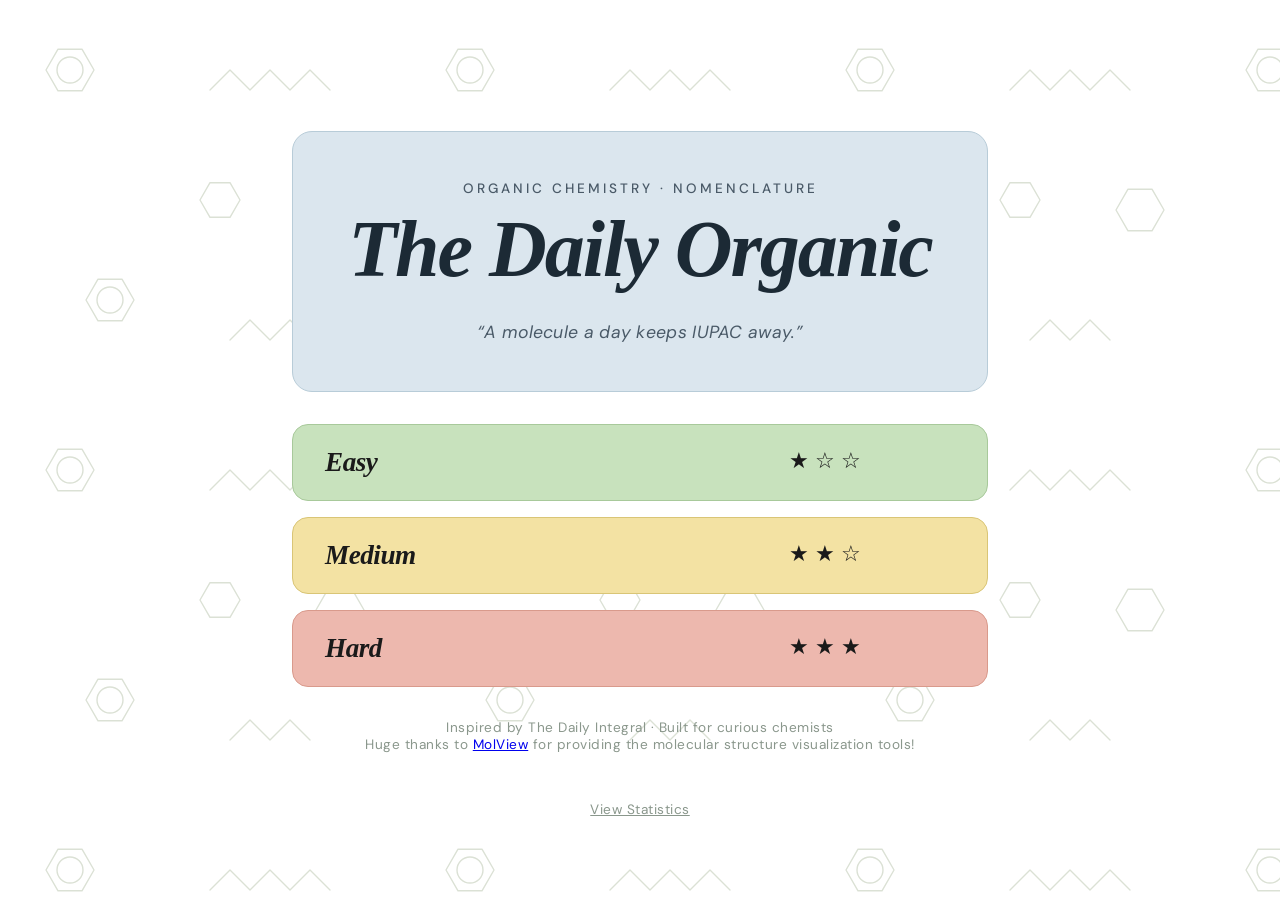
<file: index.html>
<!DOCTYPE html>
<html lang="en">

<head>
    <meta charset="UTF-8">
    <meta name="viewport" content="width=device-width, initial-scale=1.0">
    <link rel="stylesheet" href="style.css">
    <title>The Daily Organic</title>
</head>

<body>

    <main class="container">
        <header class="hero-card">
            <p class="eyebrow">Organic Chemistry · Nomenclature</p>
            <h1 class="title">The Daily Organic</h1>
            <p class="subtitle">&ldquo;A molecule a day keeps IUPAC away.&rdquo;</p>
        </header>

        <section class="levels" aria-label="Choose a difficulty">
            <button class="level-card level-easy" type="button" data-level="easy">
                <span class="level-label">Easy</span>
                <span class="stars" aria-label="Difficulty 1 of 3">
                    <span class="star">&#9733;</span>
                    <span class="star">&#9734;</span>
                    <span class="star">&#9734;</span>
                </span>
            </button>

            <button class="level-card level-medium" type="button" data-level="medium">
                <span class="level-label">Medium</span>
                <span class="stars" aria-label="Difficulty 2 of 3">
                    <span class="star">&#9733;</span>
                    <span class="star">&#9733;</span>
                    <span class="star">&#9734;</span>
                </span>
            </button>

            <button class="level-card level-hard" type="button" data-level="hard">
                <span class="level-label">Hard</span>
                <span class="stars" aria-label="Difficulty 3 of 3">
                    <span class="star">&#9733;</span>
                    <span class="star">&#9733;</span>
                    <span class="star">&#9733;</span>
                </span>
            </button>
        </section>

        <footer class="footnote">
            <p>Inspired by The Daily Integral · Built for curious chemists</p>
            <p>Huge thanks to <a href="https://app.molview.com/" target="_blank" rel="noopener noreferrer">MolView</a> for providing the molecular structure visualization tools!</p>
        </footer>
    </main>

    <!-- Add this line right here! -->
    <script src="script.js"></script> 
</body>

<footer class="footnote">
    <p><a href="statistics.html" style="color: inherit;">View Statistics</a></p>
</footer>

</html>
</file>
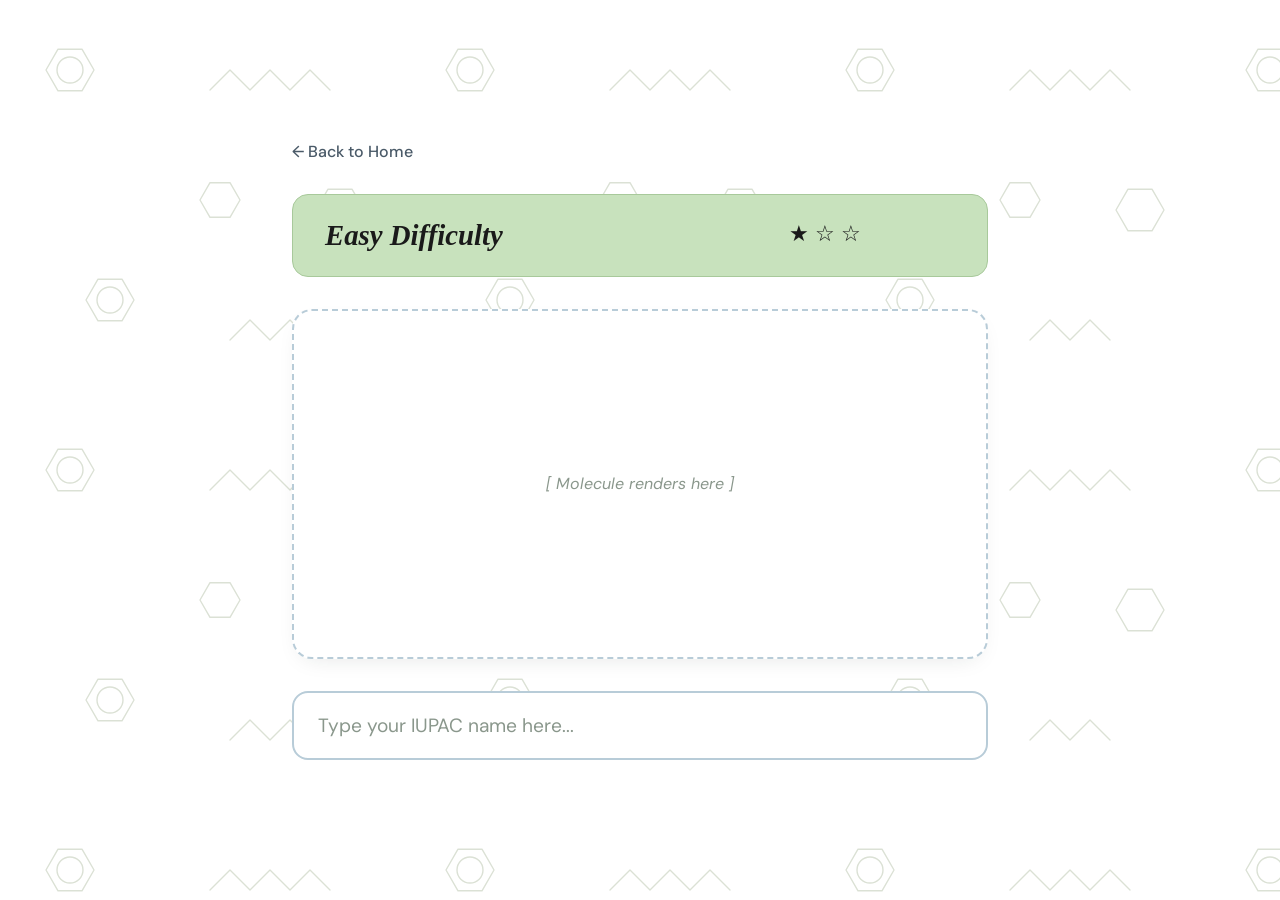
<file: easy.html>
<!DOCTYPE html>
<html lang="en">

<head>
    <meta charset="UTF-8">
    <meta name="viewport" content="width=device-width, initial-scale=1.0">
    <link rel="stylesheet" href="style.css">
    <title>Easy Difficulty - The Daily Organic</title>
</head>

<body>

    <main class="container">
        <!-- Navigation back to home -->
        <a href="index.html" class="back-link">&larr; Back to Home</a>

        <!-- The Title Box (Reusing your Easy colors) -->
        <header class="quiz-header level-easy">
            <h1>Easy Difficulty</h1>
            <span class="stars" aria-label="Difficulty 1 of 3">
                <span class="star">&#9733;</span>
                <span class="star">&#9734;</span>
                <span class="star">&#9734;</span>
            </span>
        </header>

        <!-- The Molecule Rendering Area -->
        <section class="molecule-display">
            <!-- You will insert your molecule image or canvas here later -->
            <p class="placeholder-text">[ Molecule renders here ]</p>
        </section>

        <!-- The Answer Input Box -->
        <section class="answer-section">
            <input type="text" class="answer-input" placeholder="Type your IUPAC name here..." aria-label="Molecule Name">
        </section>

    </main>

</body>

</html>
</file>
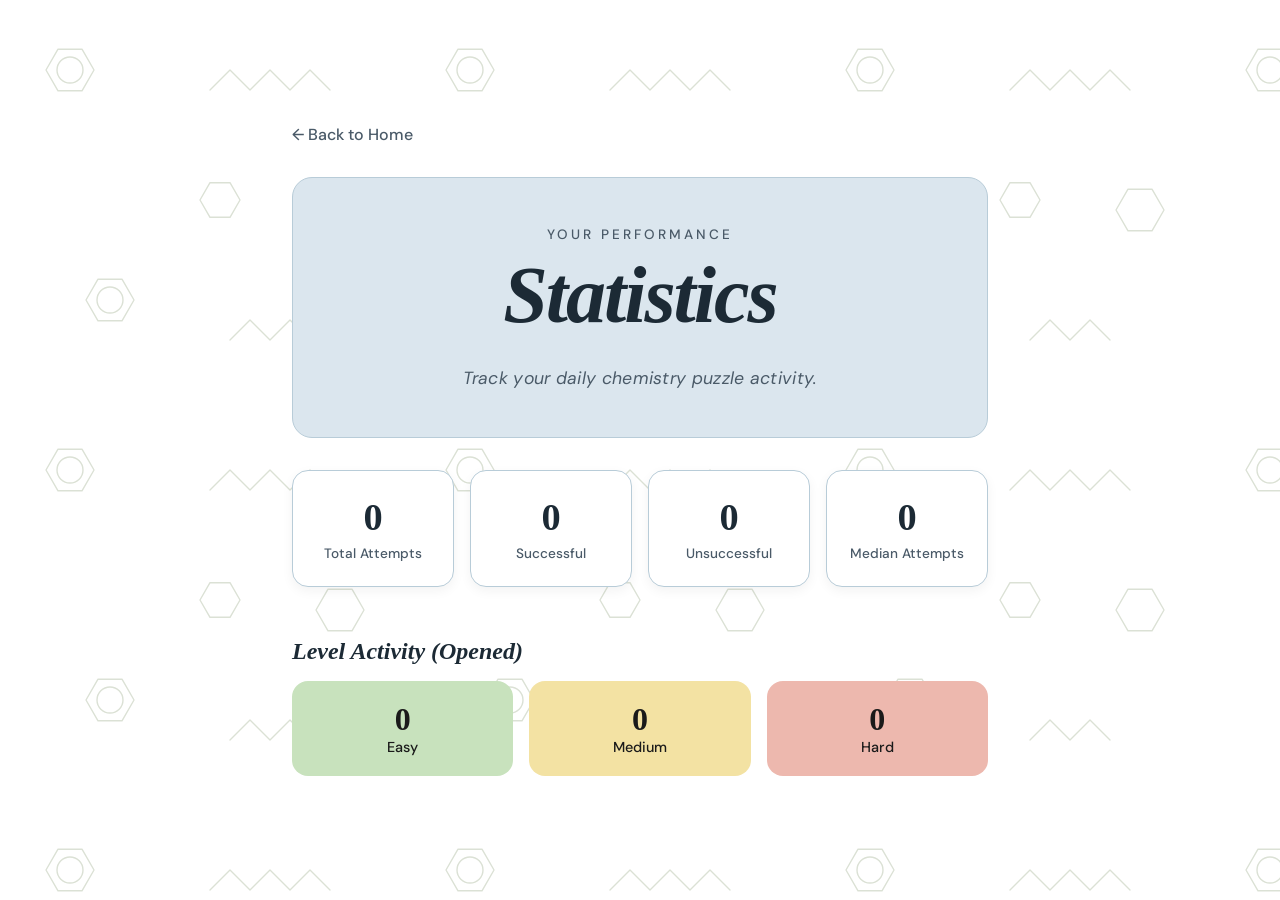
<file: statistics.html>
<!DOCTYPE html>
<html lang="en">

<head>
    <meta charset="UTF-8">
    <meta name="viewport" content="width=device-width, initial-scale=1.0">
    <link rel="stylesheet" href="style.css">
    <title>Statistics - The Daily Organic</title>
</head>

<body data-page="statistics">
    <main class="container">
        <!-- Navigation back to home -->
        <a href="index.html" class="back-link">&larr; Back to Home</a>

        <!-- Header -->
        <header class="hero-card">
            <p class="eyebrow">Your Performance</p>
            <h1 class="title">Statistics</h1>
            <p class="subtitle">Track your daily chemistry puzzle activity.</p>
        </header>

        <!-- Main Stats Grid -->
        <section class="stats-grid">
            <div class="stat-card">
                <span class="stat-number" id="statTotal">0</span>
                <span class="stat-label">Total Attempts</span>
            </div>
            <div class="stat-card">
                <span class="stat-number" id="statSuccess">0</span>
                <span class="stat-label">Successful</span>
            </div>
            <div class="stat-card">
                <span class="stat-number" id="statUnsuccess">0</span>
                <span class="stat-label">Unsuccessful</span>
            </div>
            <div class="stat-card">
                <span class="stat-number" id="statMedian">0</span>
                <span class="stat-label">Median Attempts</span>
            </div>
        </section>

        <!-- Level Click Activity -->
        <section class="activity-section">
            <h2 class="activity-title">Level Activity (Opened)</h2>
            <div class="clicks-grid">
                <div class="click-card level-easy">
                    <span class="click-count" id="clickEasy">0</span>
                    <span class="click-label">Easy</span>
                </div>
                <div class="click-card level-medium">
                    <span class="click-count" id="clickMedium">0</span>
                    <span class="click-label">Medium</span>
                </div>
                <div class="click-card level-hard">
                    <span class="click-count" id="clickHard">0</span>
                    <span class="click-label">Hard</span>
                </div>
            </div>
        </section>
    </main>

    <script src="script.js"></script>
</body>

</html>
</file>
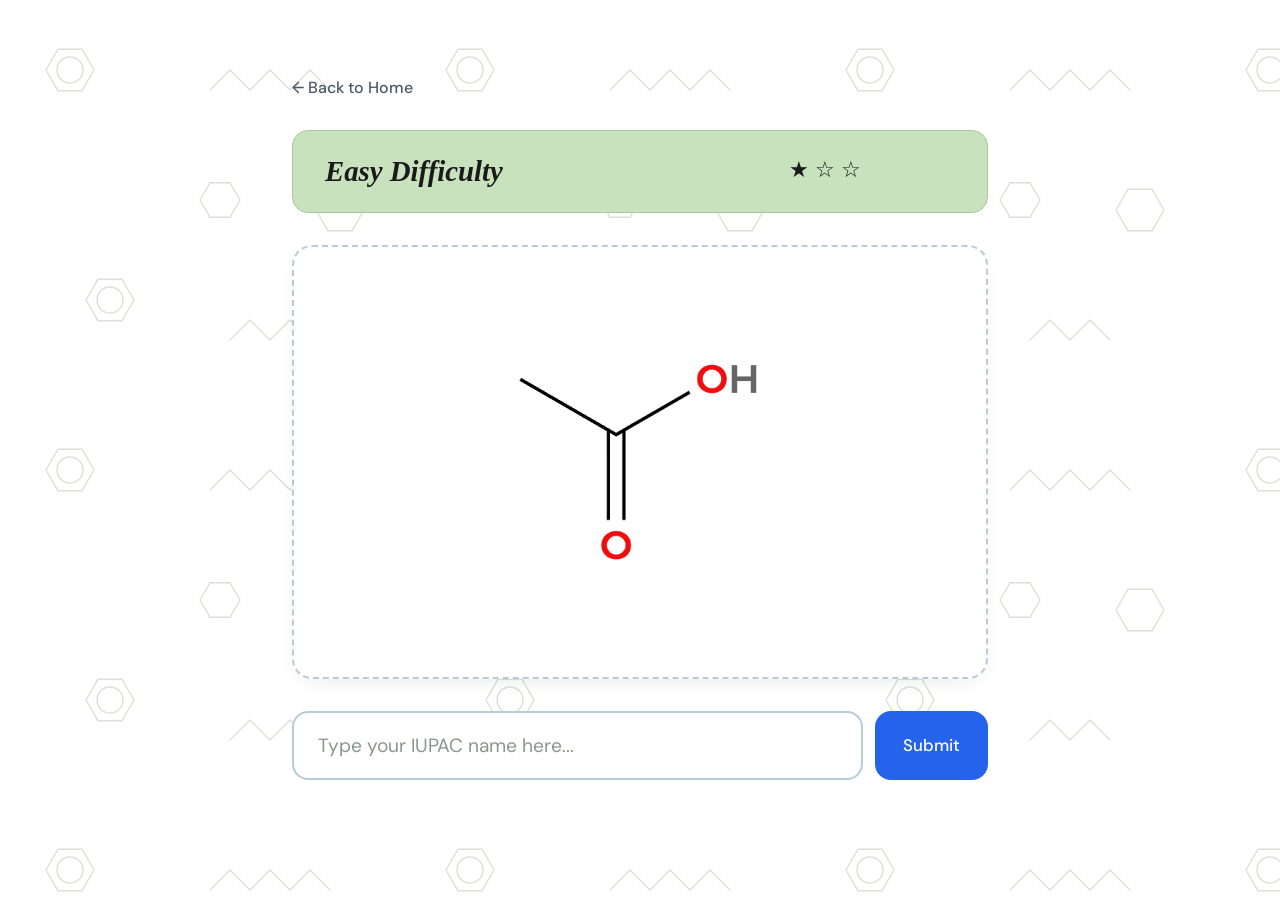
<file: Difficulties/easy.html>
<!DOCTYPE html>
<html lang="en">

<head>
    <meta charset="UTF-8">
    <meta name="viewport" content="width=device-width, initial-scale=1.0">
    <link rel="stylesheet" href="../style.css">
    <title>Easy Difficulty - The Daily Organic</title>
</head>

<body data-difficulty="easy">

    <main class="container">
        <!-- Navigation back to home -->
        <a href="../index.html" class="back-link">&larr; Back to Home</a>

        <!-- The Title Box (Reusing your Easy colors) -->
        <header class="quiz-header level-easy">
            <h1>Easy Difficulty</h1>
            <span class="stars" aria-label="Difficulty 1 of 3">
                <span class="star">&#9733;</span>
                <span class="star">&#9734;</span>
                <span class="star">&#9734;</span>
            </span>
        </header>

        <!-- The Molecule Rendering Area -->
        <section class="molecule-display">
            <!-- You will insert your molecule image or canvas here later -->
            <img src="../images/easy.png" alt="Easy" class="molecule-image">
        </section>

        <!-- The Answer Input Box -->
        <section class="answer-section">
            <div class="input-wrapper">
                <input type="text" id="answerInput" class="answer-input" placeholder="Type your IUPAC name here..." aria-label="Molecule Name">
                <button id="submitAnswer">Submit</button>
            </div>
            <p id="result"></p>
        </section>

    </main>
    
    <script src="../script.js"></script>
</body>

</html>
</file>
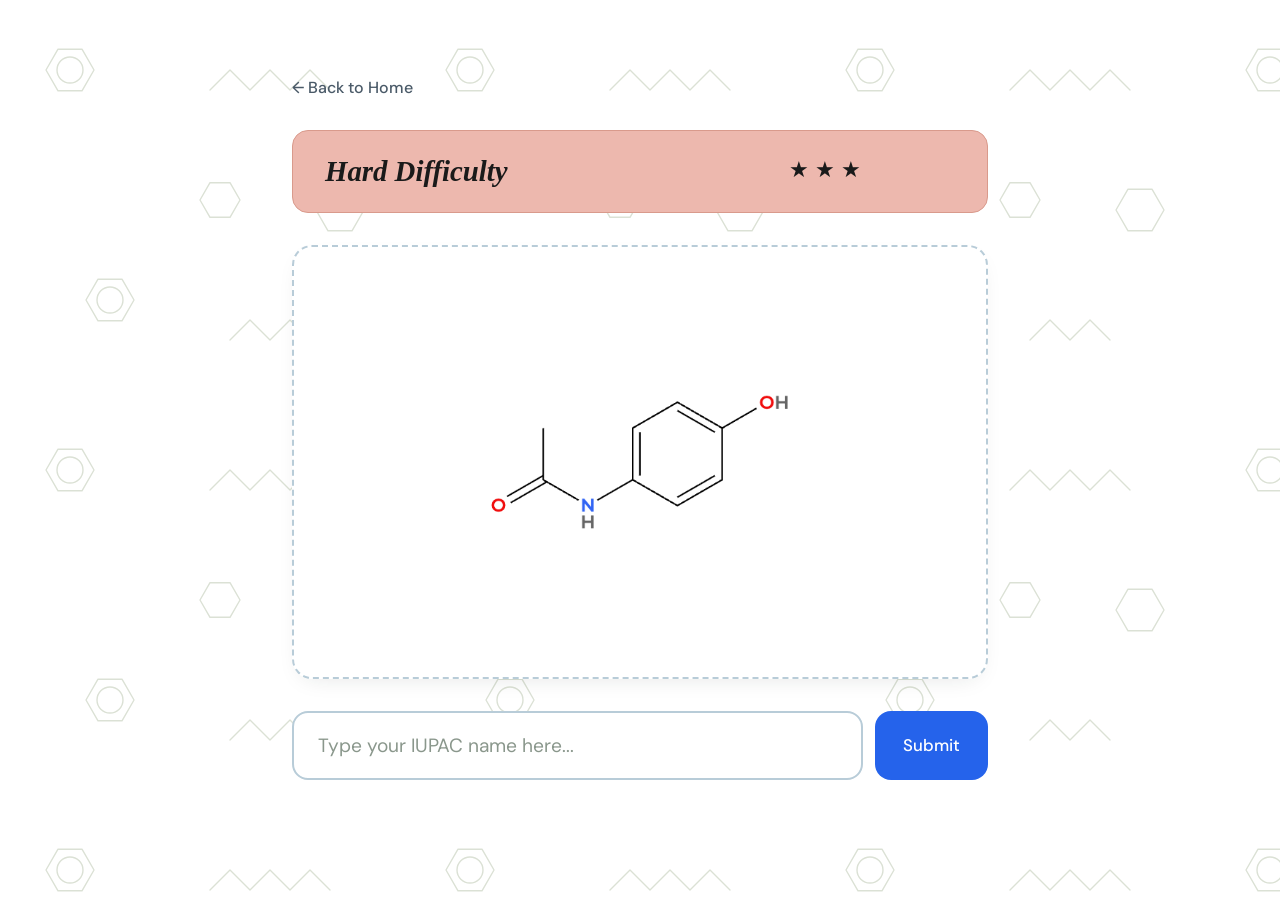
<file: Difficulties/hard.html>
<!DOCTYPE html>
<html lang="en">

<head>
    <meta charset="UTF-8">
    <meta name="viewport" content="width=device-width, initial-scale=1.0">
    <link rel="stylesheet" href="../style.css">
    <title>Hard Difficulty - The Daily Organic</title>
</head>

<body data-difficulty="hard">
    <main class="container">
        <!-- Navigation back to home -->
        <a href="../index.html" class="back-link">&larr; Back to Home</a>

        <!-- The Title Box (Using your Hard colors) -->
        <header class="quiz-header level-hard">
            <h1>Hard Difficulty</h1>
            <span class="stars" aria-label="Difficulty 3 of 3">
                <span class="star">&#9733;</span>
                <span class="star">&#9733;</span>
                <span class="star">&#9733;</span>
            </span>
        </header>

        <!-- The Molecule Rendering Area -->
        <section class="molecule-display">
            <img src="../images/hard.png" alt="Hard" class="molecule-image">
        </section>

        <!-- The Answer Input Box -->
        <section class="answer-section">
            <div class="input-wrapper">
                <input type="text" id="answerInput" class="answer-input" placeholder="Type your IUPAC name here..." aria-label="Molecule Name">
                <button id="submitAnswer">Submit</button>
            </div>
            <p id="result"></p>
        </section>

    </main>

    <script src="../script.js"></script>
</body>

</html>
</file>
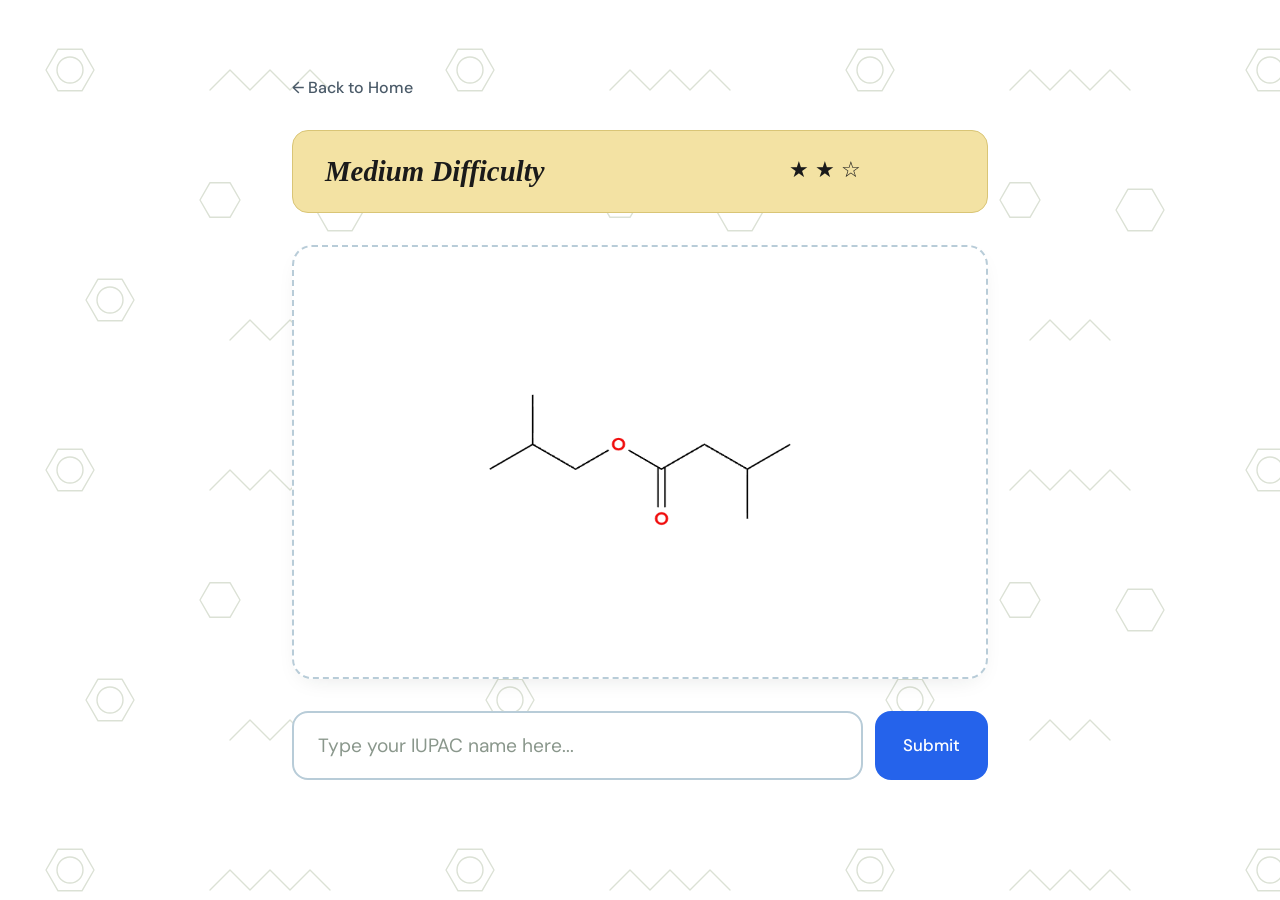
<file: Difficulties/medium.html>
<!DOCTYPE html>
<html lang="en">

<head>
    <meta charset="UTF-8">
    <meta name="viewport" content="width=device-width, initial-scale=1.0">
    <link rel="stylesheet" href="../style.css">
    <title>Medium Difficulty - The Daily Organic</title>
</head>

<body data-difficulty="medium">
    <main class="container">
        <!-- Navigation back to home -->
        <a href="../index.html" class="back-link">&larr; Back to Home</a>

        <!-- The Title Box (Using your Medium colors) -->
        <header class="quiz-header level-medium">
            <h1>Medium Difficulty</h1>
            <span class="stars" aria-label="Difficulty 2 of 3">
                <span class="star">&#9733;</span>
                <span class="star">&#9733;</span>
                <span class="star">&#9734;</span>
            </span>
        </header>

        <!-- The Molecule Rendering Area -->
        <section class="molecule-display">
            <img src="../images/medium.png" alt="Medium" class="molecule-image">
        </section>

        <!-- The Answer Input Box -->
        <section class="answer-section">
            <div class="input-wrapper">
                <input type="text" id="answerInput" class="answer-input" placeholder="Type your IUPAC name here..." aria-label="Molecule Name">
                <button id="submitAnswer">Submit</button>
            </div>
            <p id="result"></p>
        </section>
        
    </main>

    <script src="../script.js"></script>
</body>

</html>
</file>
<file: style.css>
/* chem */
@import url('https://fonts.googleapis.com/css2?family=DM+Sans:wght@400;500&family=Playfair+Display:wght@500;600&display=swap');

* {
    box-sizing: border-box;
}

body {
    margin: 0;
    min-height: 100vh;

    display: flex;
    flex-direction: column;
    justify-content: center;
    align-items: center;

    background-color: #ffffff;
    background-image: url("data:image/svg+xml;utf8,<svg xmlns='http://www.w3.org/2000/svg' width='400' height='400' viewBox='0 0 400 400'><g fill='none' stroke='%23dbe1d5' stroke-width='1.4' stroke-linecap='round' stroke-linejoin='round'><g transform='translate(70,70)'><polygon points='-12,-20.78 12,-20.78 24,0 12,20.78 -12,20.78 -24,0'/><circle cx='0' cy='0' r='13'/></g><polyline points='210,90 230,70 250,90 270,70 290,90 310,70 330,90'/><g transform='translate(340,210)'><polygon points='-12,-20.78 12,-20.78 24,0 12,20.78 -12,20.78 -24,0'/></g><g transform='translate(110,300)'><polygon points='-12,-20.78 12,-20.78 24,0 12,20.78 -12,20.78 -24,0'/><circle cx='0' cy='0' r='13'/></g><polyline points='230,340 250,320 270,340 290,320 310,340'/><g transform='translate(220,200)'><polygon points='-10,-17.32 10,-17.32 20,0 10,17.32 -10,17.32 -20,0'/></g></g></svg>");
    background-repeat: repeat;
    background-size: 400px 400px;

    color: #202722;

    font-family: 'DM Sans', Arial, sans-serif;
}

.container {
    width: 100%;
    max-width: 760px;
    padding: 48px 32px;

    display: flex;
    flex-direction: column;
    align-items: center;
    gap: 32px;
}

/* ---------- Hero card ---------- */
.hero-card {
    width: 100%;
    padding: 48px 40px;

    background-color: #dbe6ee;
    border: 1px solid #b8ccd8;
    border-radius: 20px;

    text-align: center;
}

.eyebrow {
    margin: 0 0 12px;

    font-family: 'DM Sans', Arial, sans-serif;
    font-size: 0.85rem;
    font-weight: 500;
    letter-spacing: 3px;
    text-transform: uppercase;

    color: #4a5a68;
}

.title {
    margin: 0;

    font-family: Georgia, serif;
    font-size: 5rem;
    font-weight: 600;
    letter-spacing: -2px;
    font-style: italic;
    line-height: 1;

    color: #1c2a35;
}

.subtitle {
    margin: 32px 0 0;

    font-family: 'DM Sans', Arial, sans-serif;
    font-size: 1.1rem;
    font-weight: 400;
    font-style: italic;
    letter-spacing: 0.3px;

    color: #4a5a68;
}

/* ---------- Level buttons ---------- */
.levels {
    width: 100%;

    display: flex;
    flex-direction: column;
    gap: 16px;
}

.level-card {
    width: 100%;
    padding: 22px 32px;

    display: flex;
    align-items: center;

    border-radius: 16px;
    border: 1px solid transparent;

    font-family: 'DM Sans', Arial, sans-serif;
    text-align: left;
    cursor: pointer;

    transition: transform 0.18s ease,
                box-shadow 0.18s ease,
                border-color 0.18s ease;
}

.level-card:hover {
    transform: translateY(-2px);
    box-shadow: 0 10px 24px -14px rgba(29, 41, 33, 0.35);
}

.level-card:focus-visible {
    outline: 2px solid #1d2921;
    outline-offset: 3px;
}

.level-card:active {
    transform: translateY(0);
}

.level-label {
    font-family: Georgia, serif;
    font-style: italic;
    font-size: 1.7rem;
    font-weight: 600;
    letter-spacing: -0.5px;

    color: #1a1a1a;
}

/* Stars — pushed to the right, but not flush with the edge */
.stars {
    display: inline-flex;
    gap: 6px;
    font-size: 1.35rem;
    line-height: 1;

    margin-left: auto;
    margin-right: 15%;

    color: #1a1a1a;
}

.star {
    display: inline-block;
}

/* ---------- Color variants ---------- */
/* Easy — green */
.level-easy {
    background-color: #c8e2bd;
    border-color: #a8c99b;
}
.level-easy:hover { border-color: #6a9a5f; }

/* Medium — yellow */
.level-medium {
    background-color: #f3e2a3;
    border-color: #d9c576;
}
.level-medium:hover { border-color: #b8a04d; }

/* Hard — red */
.level-hard {
    background-color: #edb8ae;
    border-color: #d99a8c;
}
.level-hard:hover { border-color: #b95c48; }

/* ---------- Footer ---------- */
.footnote p {
    margin: 0;

    font-family: 'DM Sans', Arial, sans-serif;
    font-size: 0.85rem;
    font-weight: 400;
    letter-spacing: 0.5px;

    color: #8a978c;
    text-align: center;
}

/* ---------- Responsive ---------- */
@media (max-width: 600px) {
    .container {
        padding: 32px 18px;
        gap: 24px;
    }

    .hero-card {
        padding: 36px 24px;
        border-radius: 16px;
    }

    .title {
        font-size: 3.2rem;
        letter-spacing: -1px;
    }

    .eyebrow {
        font-size: 0.72rem;
        letter-spacing: 2px;
    }

    .subtitle {
        font-size: 1rem;
    }

    .level-card {
        padding: 18px 22px;
    }

    .level-label {
        font-size: 1.4rem;
    }

    .stars {
        font-size: 1.15rem;
        margin-right: 4%;
    }
}

/* NOW THIS IS EASY NOT THE HOMEPAGE ANYMORE READ PLEASE LINE 231 */

/* =========================================
   QUIZ PAGE STYLES (Easy, Medium, Hard)
   ========================================= */

/* Back Button */
.back-link {
    align-self: flex-start;
    text-decoration: none;
    color: #4a5a68;
    font-family: 'DM Sans', Arial, sans-serif;
    font-weight: 500;
    font-size: 1rem;
    transition: color 0.2s ease;
}

.back-link:hover {
    color: #1c2a35;
    text-decoration: underline;
}

/* Quiz Header */
.quiz-header {
    width: 100%;
    padding: 24px 32px;
    border-radius: 16px;
    border-width: 1px;
    border-style: solid;
    
    display: flex;
    justify-content: space-between;
    align-items: center;
}

.quiz-header h1 {
    margin: 0;
    font-family: Georgia, serif;
    font-style: italic;
    font-size: 1.8rem;
    color: #1a1a1a;
}

/* White Box for Molecule */
.molecule-display {
    width: 100%;
    min-height: 350px; /* Big empty space */
    background-color: #ffffff;
    border: 2px dashed #b8ccd8; /* Dashed border until you add the image */
    border-radius: 20px;
    
    display: flex;
    justify-content: center;
    align-items: center;
    padding: 40px;
    box-shadow: 0 8px 24px -12px rgba(29, 41, 33, 0.15);
}

/* Molecule image */
.molecule-image {
    max-width: 100%;
    max-height: 350px;
    object-fit: contain;
}

.placeholder-text {
    color: #8a978c;
    font-family: 'DM Sans', sans-serif;
    font-style: italic;
}

/* Text Input Field */
.answer-section {
    width: 100%;
}

.answer-input {
    width: 100%;
    padding: 20px 24px;
    font-family: 'DM Sans', Arial, sans-serif;
    font-size: 1.2rem;
    color: #1a1a1a;
    
    background-color: #ffffff;
    border: 2px solid #b8ccd8;
    border-radius: 16px;
    outline: none;
    
    transition: border-color 0.2s ease, box-shadow 0.2s ease;
}

/* When the user clicks into the text box */
.answer-input:focus {
    border-color: #6a9a5f; /* Matches your easy level green */
    box-shadow: 0 0 0 4px rgba(168, 201, 155, 0.3);
}

.answer-input::placeholder {
    color: #8a978c;
}

/* ---------- Answer Form & Submit Button ---------- */
.answer-section {
    width: 100%;
    display: flex;
    flex-direction: column;
    align-items: center;
    gap: 16px;
}

/* Wrapper to keep input and submit button side-by-side on desktop */
.input-wrapper {
    width: 100%;
    display: flex;
    gap: 12px;
}

.answer-input {
    flex: 1;
}

#submitAnswer {
    padding: 18px 28px;
    font-family: 'DM Sans', Arial, sans-serif;
    font-size: 1.05rem;
    font-weight: 500;
    color: #ffffff;
    background-color: #2563eb;
    border: none;
    border-radius: 16px;
    cursor: pointer;
    white-space: nowrap;
    transition: background-color 0.18s ease, transform 0.18s ease, box-shadow 0.18s ease;
}

#submitAnswer:hover {
    background-color: #1d4ed8;
    transform: translateY(-2px);
    box-shadow: 0 8px 18px -6px rgba(37, 99, 235, 0.4);
}

#submitAnswer:active {
    transform: translateY(0);
}

/* ---------- Result Feedback Badges ---------- */
#result {
    margin: 4px 0 0;
    font-family: 'DM Sans', Arial, sans-serif;
    font-size: 1.05rem;
    font-weight: 500;
    text-align: center;
    padding: 12px 24px;
    border-radius: 12px;
    opacity: 0;
    transform: translateY(6px);
    transition: opacity 0.25s ease, transform 0.25s ease;
}

#result.show {
    opacity: 1;
    transform: translateY(0);
}

#result.correct {
    color: #15803d;
    background-color: #dcfce7;
    border: 1px solid #bbf7d0;
}

#result.incorrect {
    color: #b91c1c;
    background-color: #fee2e2;
    border: 1px solid #fecaca;
}

/* Mobile Responsiveness for Form */
@media (max-width: 600px) {
    .input-wrapper {
        flex-direction: column;
    }
    
    #submitAnswer {
        width: 100%;
        padding: 16px;
    }
}

.answer-input:disabled, 
#submitAnswer:disabled {
    opacity: 0.6;
    cursor: not-allowed;
}

/* ---------- Attempts Made Badge ---------- */
.attempts-made {
    margin: 8px 0 0;
    font-family: 'DM Sans', Arial, sans-serif;
    font-size: 0.95rem;
    font-weight: 500;
    color: #4a5a68;
    text-align: center;
}

/* ---------- Statistics Page Grid ---------- */
.stats-grid {
    width: 100%;
    display: grid;
    grid-template-columns: repeat(auto-fit, minmax(150px, 1fr));
    gap: 16px;
}

.stat-card {
    background-color: #ffffff;
    border: 1px solid #b8ccd8;
    border-radius: 16px;
    padding: 24px 16px;
    display: flex;
    flex-direction: column;
    align-items: center;
    box-shadow: 0 4px 12px rgba(0, 0, 0, 0.05);
}

.stat-number {
    font-family: Georgia, serif;
    font-size: 2.4rem;
    font-weight: 600;
    color: #1c2a35;
}

.stat-label {
    margin-top: 6px;
    font-size: 0.85rem;
    color: #4a5a68;
    text-align: center;
    font-weight: 500;
}

/* Level Activity Section */
.activity-section {
    width: 100%;
}

.activity-title {
    font-family: Georgia, serif;
    font-style: italic;
    font-size: 1.5rem;
    color: #1c2a35;
    margin-bottom: 16px;
}

.clicks-grid {
    display: grid;
    grid-template-columns: repeat(3, 1fr);
    gap: 16px;
}

.click-card {
    padding: 20px;
    border-radius: 16px;
    display: flex;
    flex-direction: column;
    align-items: center;
}

.click-count {
    font-family: Georgia, serif;
    font-size: 2rem;
    font-weight: 600;
    color: #1a1a1a;
}

.click-label {
    font-size: 0.9rem;
    font-weight: 500;
    color: #1a1a1a;
}

@media (max-width: 600px) {
    .clicks-grid {
        grid-template-columns: 1fr;
    }
}
</file>
